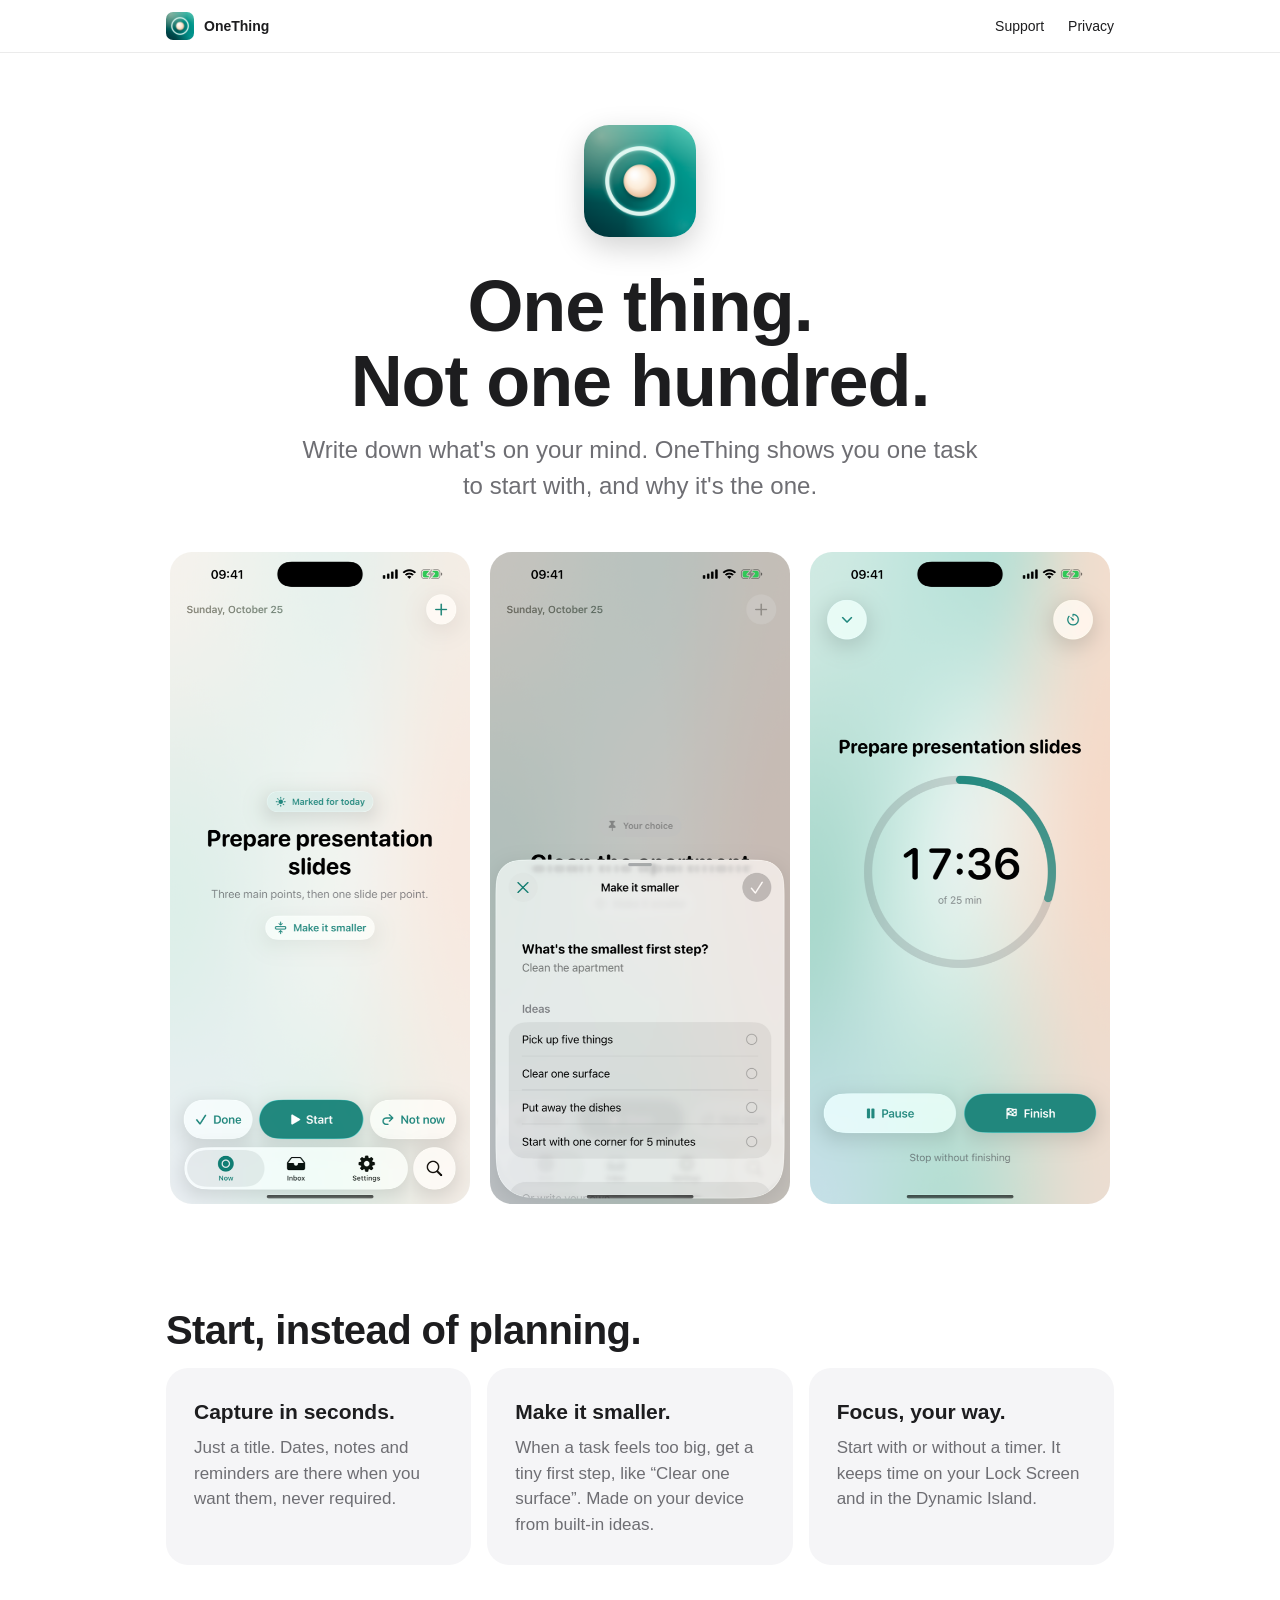
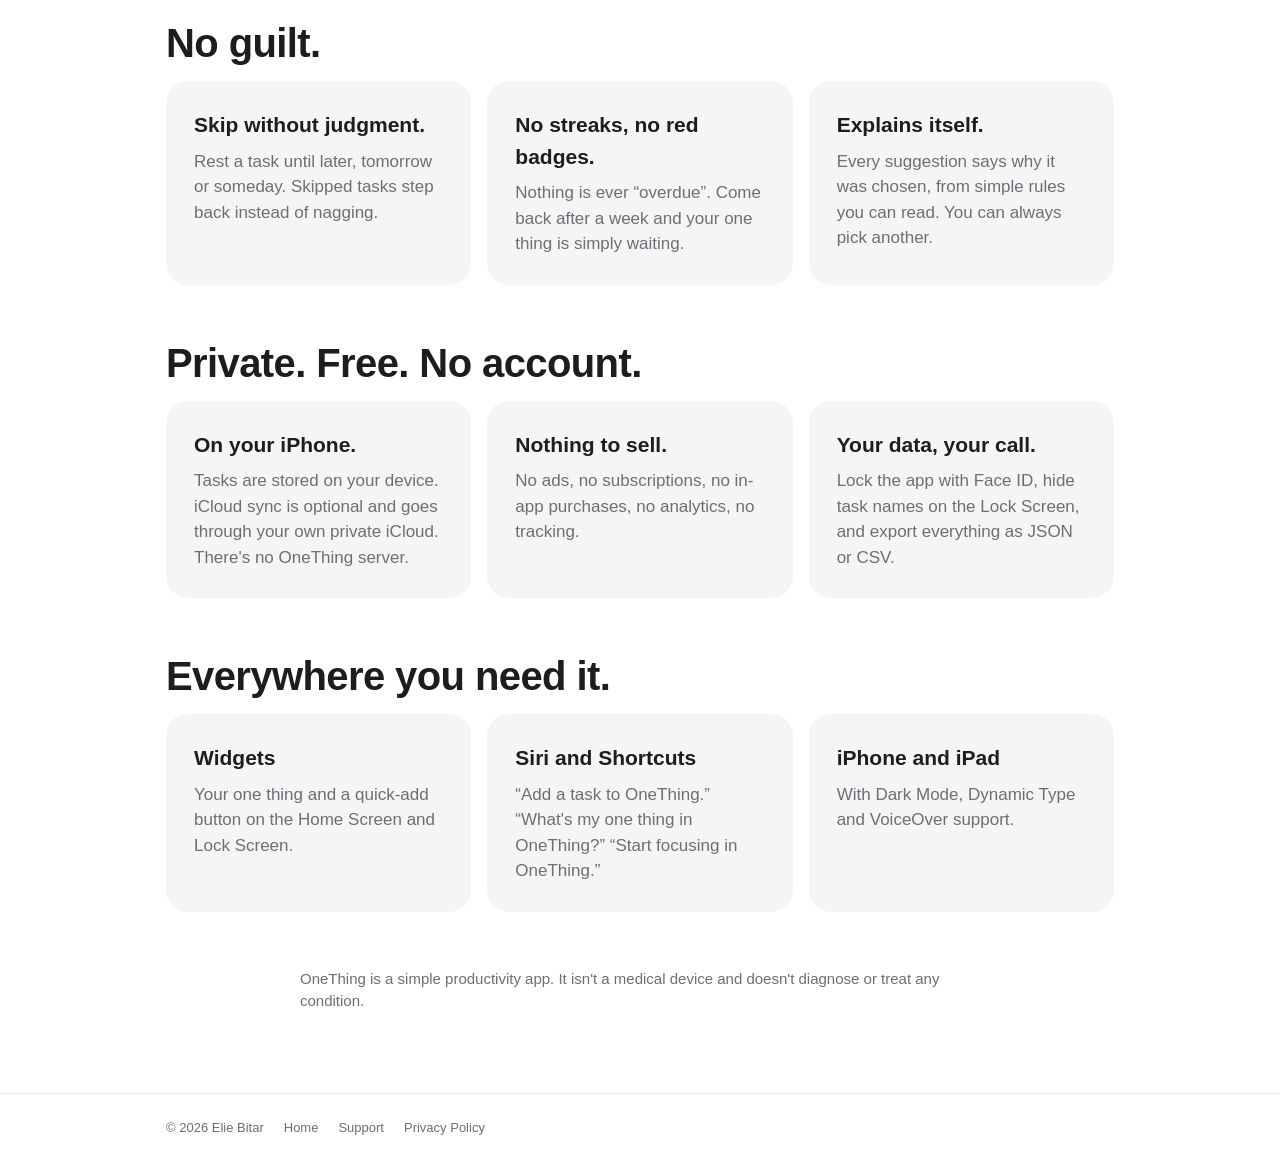
<file: index.html>
<!doctype html>
<html lang="en">
<head>
<meta charset="utf-8">
<meta name="viewport" content="width=device-width, initial-scale=1">
<title>OneThing: One Task at a Time</title>
<meta name="description" content="OneThing shows you one task at a time, so you can stop managing a list and start. Free, private, no account.">
<link rel="icon" href="icon.png">
<link rel="stylesheet" href="style.css">
</head>
<body>
<nav><div class="inner">
  <a class="brand" href="./"><img src="icon.png" alt="">OneThing</a>
  <a href="support.html">Support</a>
  <a href="privacy.html">Privacy</a>
</div></nav>
<main>
  <section class="hero">
    <img class="icon" src="icon.png" alt="OneThing app icon">
    <h1>One thing.<br>Not one hundred.</h1>
    <p class="lead">Write down what's on your mind. OneThing shows you one task to start with, and why it's the one.</p>
    <div class="shots">
      <img src="shot-1.png" alt="The Now screen showing one task, marked for today, with Done, Start and Not now">
      <img src="shot-3.png" alt="Make it smaller, suggesting tiny first steps for cleaning the apartment">
      <img src="shot-4.png" alt="A focus session with a 25-minute timer">
    </div>
  </section>

  <h2>Start, instead of planning.</h2>
  <div class="grid">
    <div class="card"><h3>Capture in seconds.</h3><p>Just a title. Dates, notes and reminders are there when you want them, never required.</p></div>
    <div class="card"><h3>Make it smaller.</h3><p>When a task feels too big, get a tiny first step, like “Clear one surface”. Made on your device from built-in ideas.</p></div>
    <div class="card"><h3>Focus, your way.</h3><p>Start with or without a timer. It keeps time on your Lock Screen and in the Dynamic Island.</p></div>
  </div>

  <h2>No guilt.</h2>
  <div class="grid">
    <div class="card"><h3>Skip without judgment.</h3><p>Rest a task until later, tomorrow or someday. Skipped tasks step back instead of nagging.</p></div>
    <div class="card"><h3>No streaks, no red badges.</h3><p>Nothing is ever “overdue”. Come back after a week and your one thing is simply waiting.</p></div>
    <div class="card"><h3>Explains itself.</h3><p>Every suggestion says why it was chosen, from simple rules you can read. You can always pick another.</p></div>
  </div>

  <h2>Private. Free. No account.</h2>
  <div class="grid">
    <div class="card"><h3>On your iPhone.</h3><p>Tasks are stored on your device. iCloud sync is optional and goes through your own private iCloud. There's no OneThing server.</p></div>
    <div class="card"><h3>Nothing to sell.</h3><p>No ads, no subscriptions, no in-app purchases, no analytics, no tracking.</p></div>
    <div class="card"><h3>Your data, your call.</h3><p>Lock the app with Face ID, hide task names on the Lock Screen, and export everything as JSON or CSV.</p></div>
  </div>

  <h2>Everywhere you need it.</h2>
  <div class="grid">
    <div class="card"><h3>Widgets</h3><p>Your one thing and a quick-add button on the Home Screen and Lock Screen.</p></div>
    <div class="card"><h3>Siri and Shortcuts</h3><p>“Add a task to OneThing.” “What's my one thing in OneThing?” “Start focusing in OneThing.”</p></div>
    <div class="card"><h3>iPhone and iPad</h3><p>With Dark Mode, Dynamic Type and VoiceOver support.</p></div>
  </div>

  <p class="lead" style="margin-top:56px;font-size:15px">OneThing is a simple productivity app. It isn't a medical device and doesn't diagnose or treat any condition.</p>
</main>
<footer><div class="inner">
  <span>© 2026 Elie Bitar</span>
  <a href="./">Home</a>
  <a href="support.html">Support</a>
  <a href="privacy.html">Privacy Policy</a>
</div></footer>
</body>
</html>
</file>
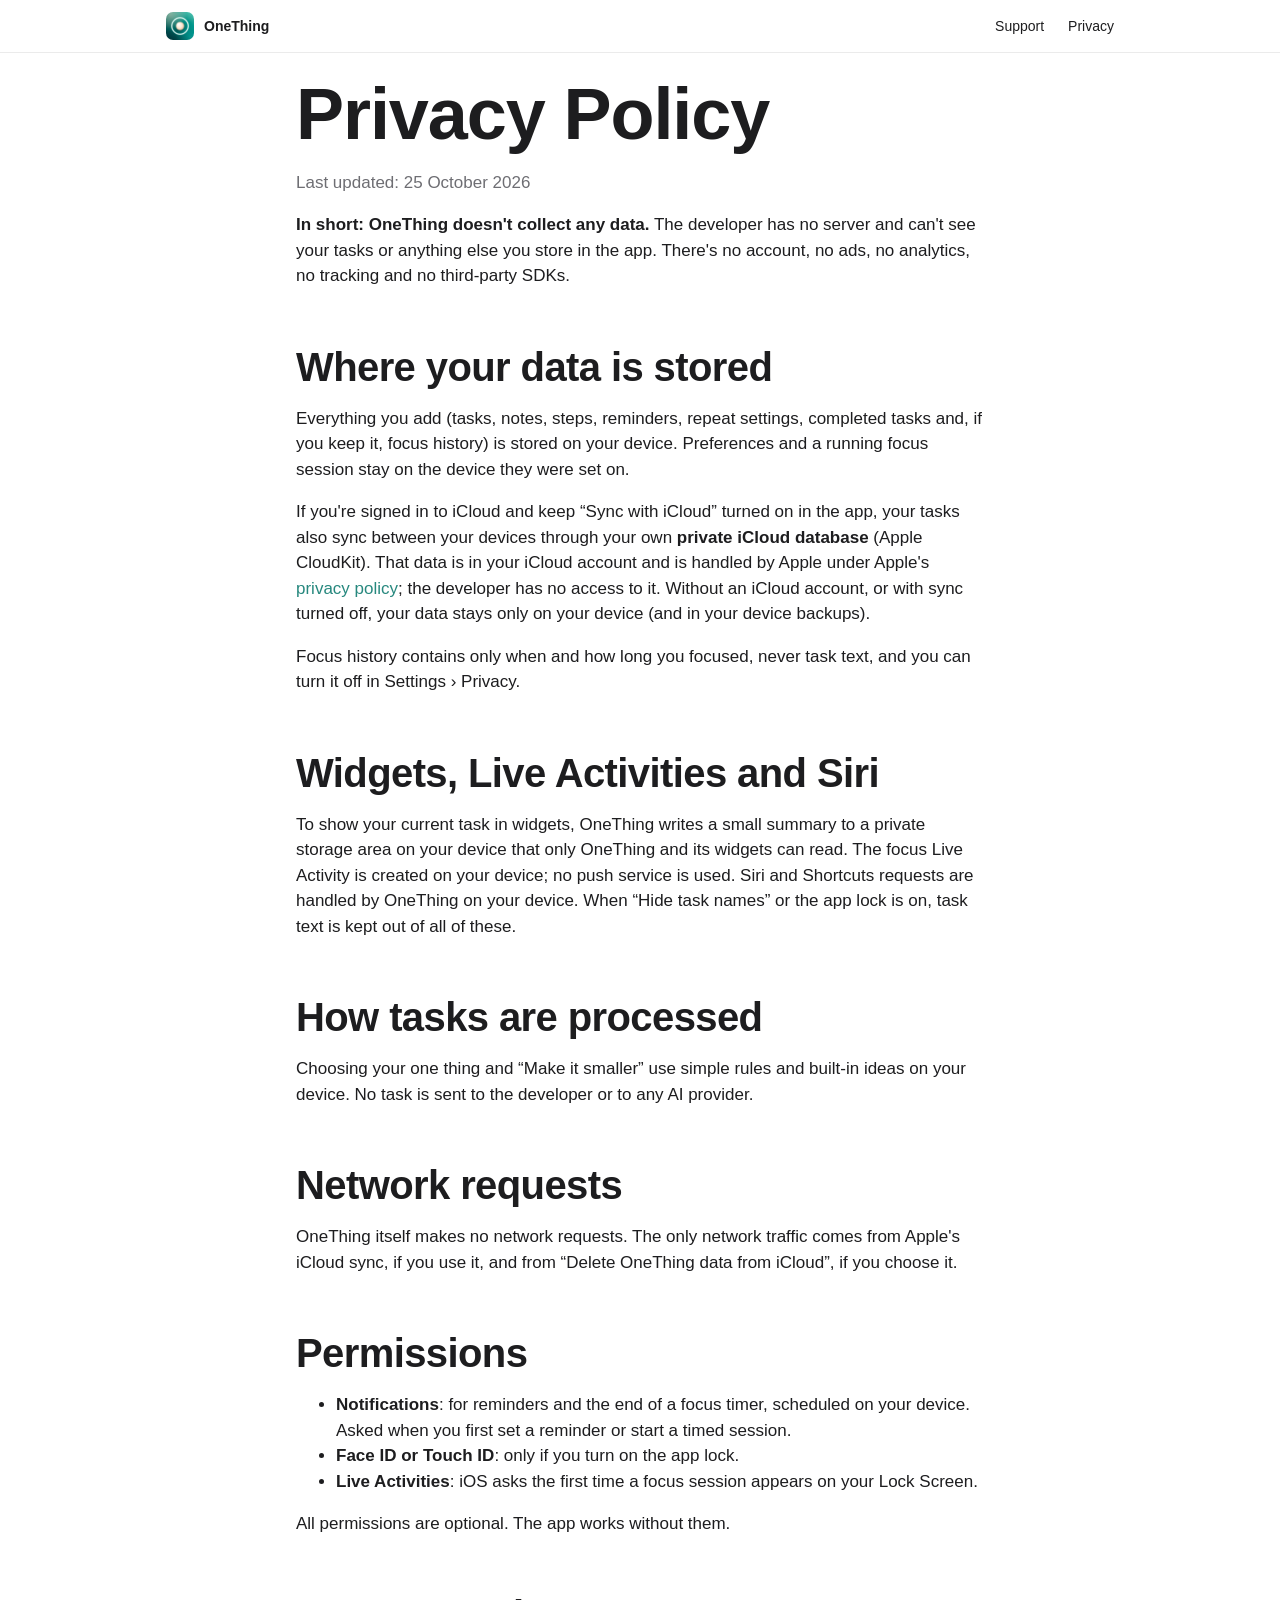
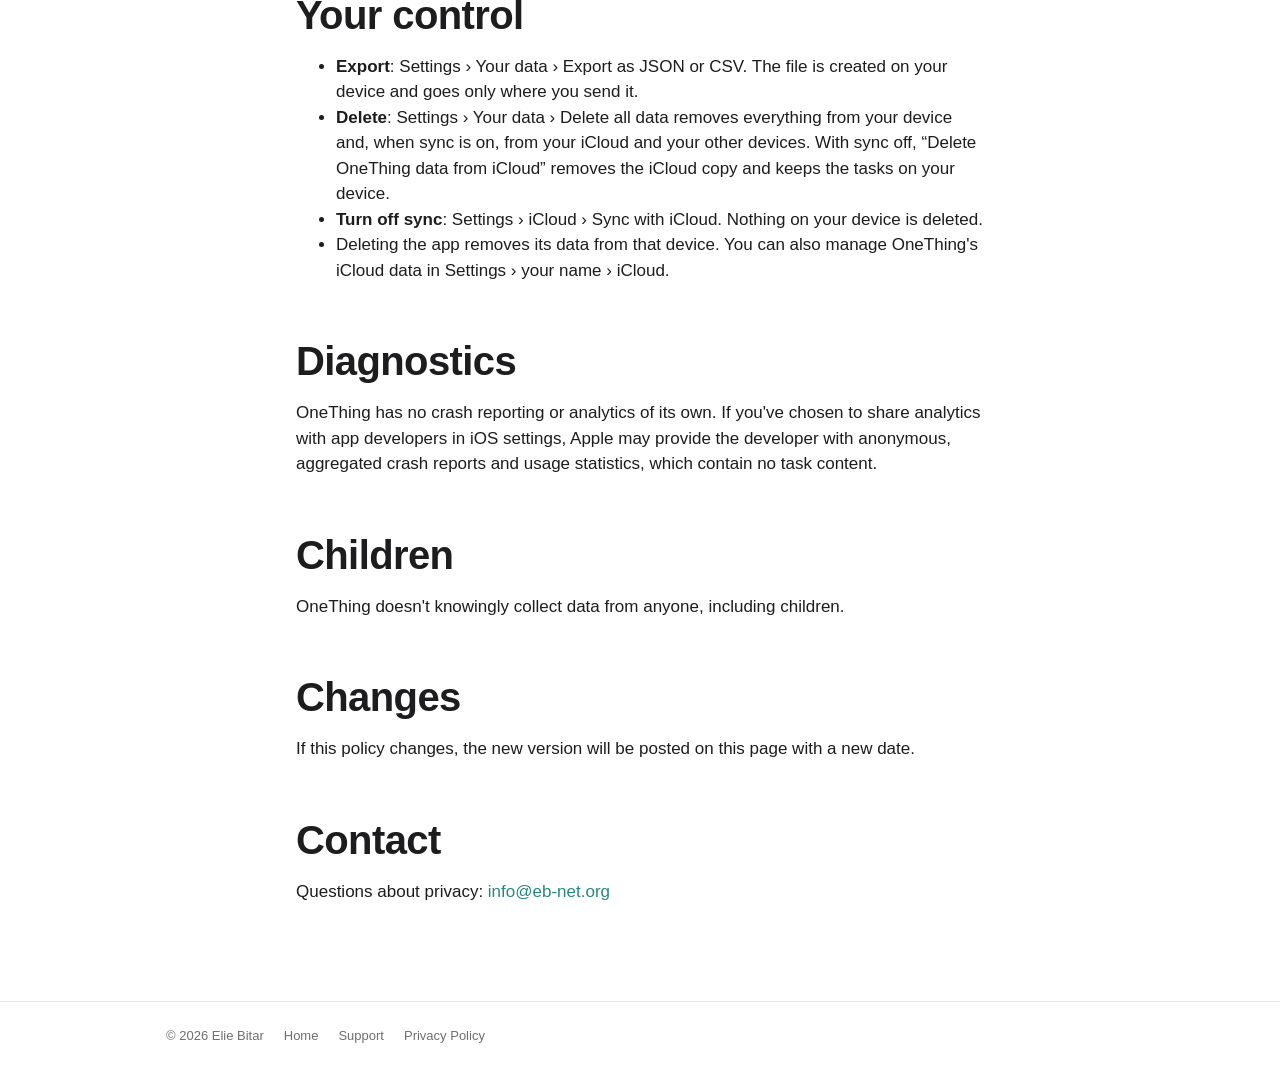
<file: privacy.html>
<!doctype html>
<html lang="en">
<head>
<meta charset="utf-8">
<meta name="viewport" content="width=device-width, initial-scale=1">
<title>OneThing Privacy Policy</title>
<meta name="description" content="OneThing doesn't collect any data. No account, no servers, no analytics, no tracking.">
<link rel="icon" href="icon.png">
<link rel="stylesheet" href="style.css">
</head>
<body>
<nav><div class="inner">
  <a class="brand" href="./"><img src="icon.png" alt="">OneThing</a>
  <a href="support.html">Support</a>
  <a href="privacy.html">Privacy</a>
</div></nav>
<main class="prose">
  <h1>Privacy Policy</h1>
  <p class="muted">Last updated: 25 October 2026</p>

  <p><strong>In short: OneThing doesn't collect any data.</strong> The developer has no server and can't see your tasks or anything else you store in the app. There's no account, no ads, no analytics, no tracking and no third-party SDKs.</p>

  <h2>Where your data is stored</h2>
  <p>Everything you add (tasks, notes, steps, reminders, repeat settings, completed tasks and, if you keep it, focus history) is stored on your device. Preferences and a running focus session stay on the device they were set on.</p>
  <p>If you're signed in to iCloud and keep “Sync with iCloud” turned on in the app, your tasks also sync between your devices through your own <strong>private iCloud database</strong> (Apple CloudKit). That data is in your iCloud account and is handled by Apple under Apple's <a href="https://www.apple.com/legal/privacy/">privacy policy</a>; the developer has no access to it. Without an iCloud account, or with sync turned off, your data stays only on your device (and in your device backups).</p>
  <p>Focus history contains only when and how long you focused, never task text, and you can turn it off in Settings › Privacy.</p>

  <h2>Widgets, Live Activities and Siri</h2>
  <p>To show your current task in widgets, OneThing writes a small summary to a private storage area on your device that only OneThing and its widgets can read. The focus Live Activity is created on your device; no push service is used. Siri and Shortcuts requests are handled by OneThing on your device. When “Hide task names” or the app lock is on, task text is kept out of all of these.</p>

  <h2>How tasks are processed</h2>
  <p>Choosing your one thing and “Make it smaller” use simple rules and built-in ideas on your device. No task is sent to the developer or to any AI provider.</p>

  <h2>Network requests</h2>
  <p>OneThing itself makes no network requests. The only network traffic comes from Apple's iCloud sync, if you use it, and from “Delete OneThing data from iCloud”, if you choose it.</p>

  <h2>Permissions</h2>
  <ul>
    <li><strong>Notifications</strong>: for reminders and the end of a focus timer, scheduled on your device. Asked when you first set a reminder or start a timed session.</li>
    <li><strong>Face ID or Touch ID</strong>: only if you turn on the app lock.</li>
    <li><strong>Live Activities</strong>: iOS asks the first time a focus session appears on your Lock Screen.</li>
  </ul>
  <p>All permissions are optional. The app works without them.</p>

  <h2>Your control</h2>
  <ul>
    <li><strong>Export</strong>: Settings › Your data › Export as JSON or CSV. The file is created on your device and goes only where you send it.</li>
    <li><strong>Delete</strong>: Settings › Your data › Delete all data removes everything from your device and, when sync is on, from your iCloud and your other devices. With sync off, “Delete OneThing data from iCloud” removes the iCloud copy and keeps the tasks on your device.</li>
    <li><strong>Turn off sync</strong>: Settings › iCloud › Sync with iCloud. Nothing on your device is deleted.</li>
    <li>Deleting the app removes its data from that device. You can also manage OneThing's iCloud data in Settings › your name › iCloud.</li>
  </ul>

  <h2>Diagnostics</h2>
  <p>OneThing has no crash reporting or analytics of its own. If you've chosen to share analytics with app developers in iOS settings, Apple may provide the developer with anonymous, aggregated crash reports and usage statistics, which contain no task content.</p>

  <h2>Children</h2>
  <p>OneThing doesn't knowingly collect data from anyone, including children.</p>

  <h2>Changes</h2>
  <p>If this policy changes, the new version will be posted on this page with a new date.</p>

  <h2>Contact</h2>
  <p>Questions about privacy: <a href="mailto:info@eb-net.org">info@eb-net.org</a></p>
</main>
<footer><div class="inner">
  <span>© 2026 Elie Bitar</span>
  <a href="./">Home</a>
  <a href="support.html">Support</a>
  <a href="privacy.html">Privacy Policy</a>
</div></footer>
</body>
</html>
</file>
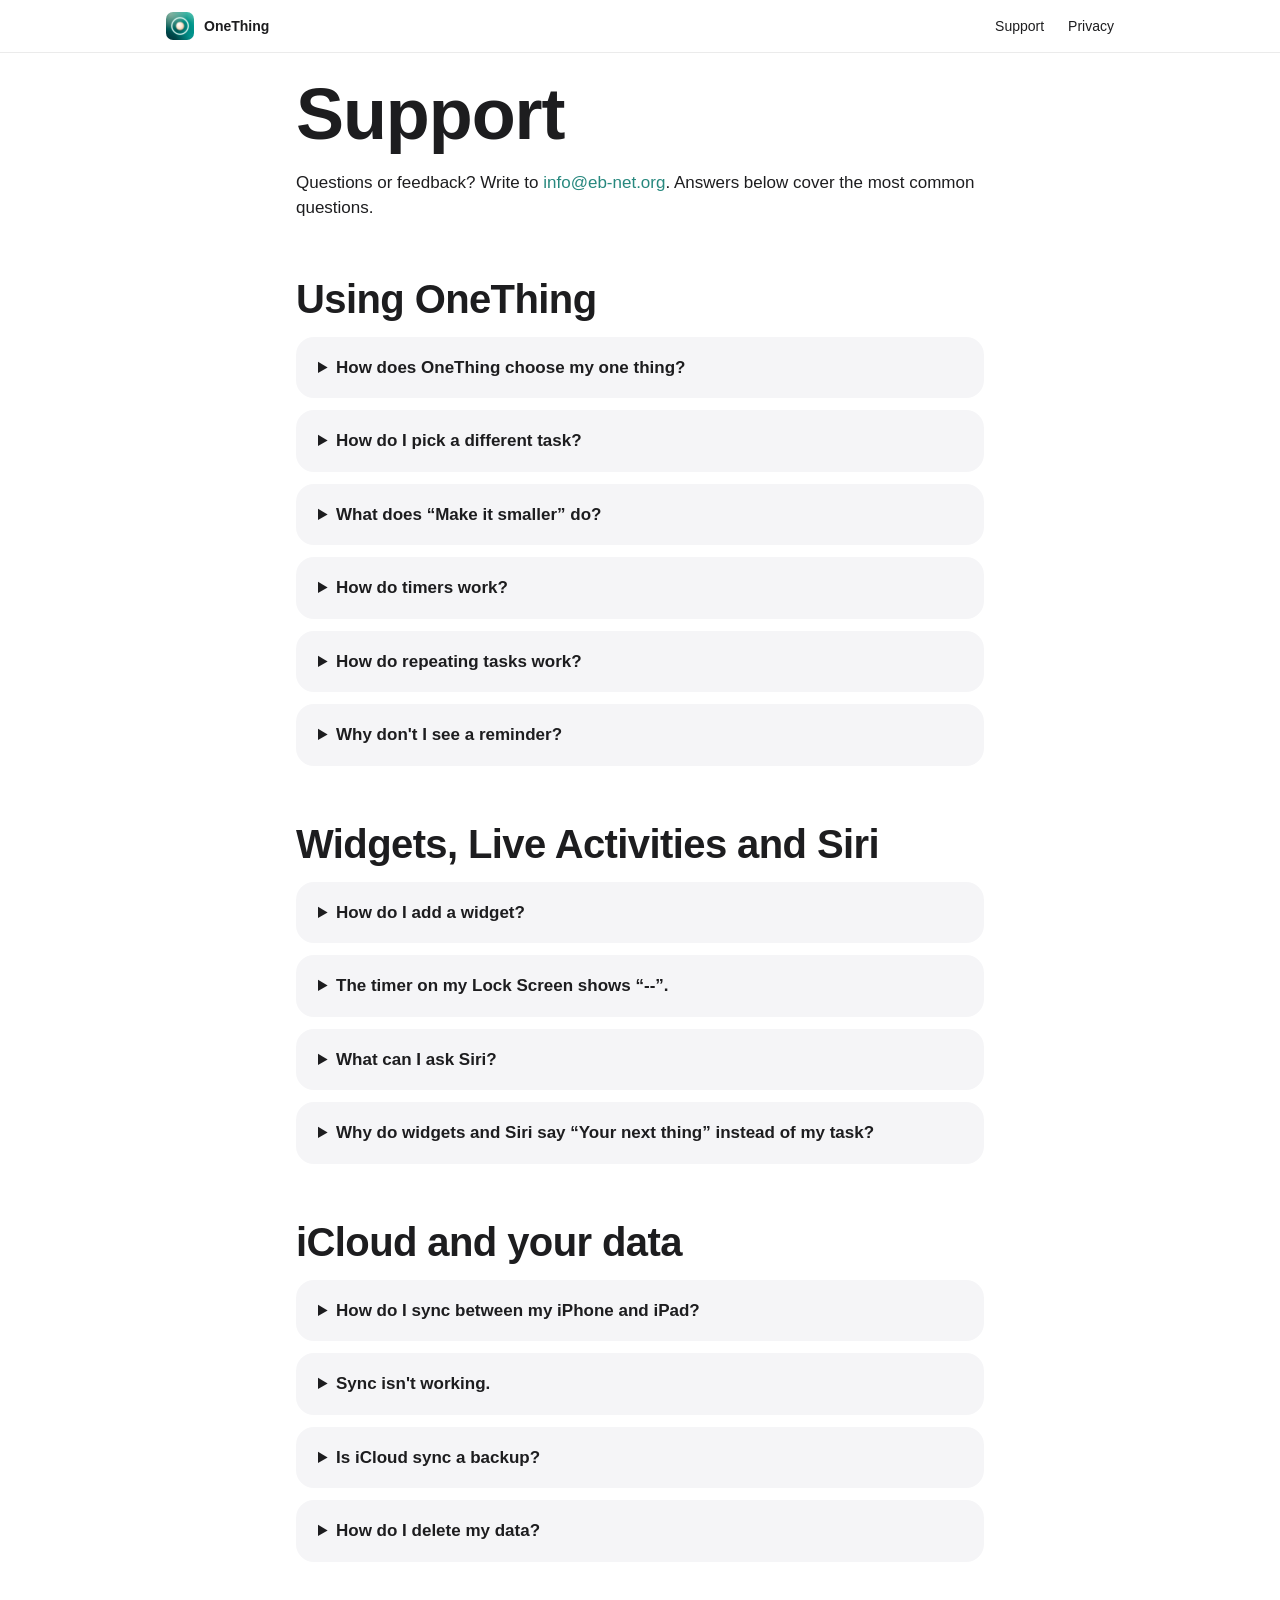
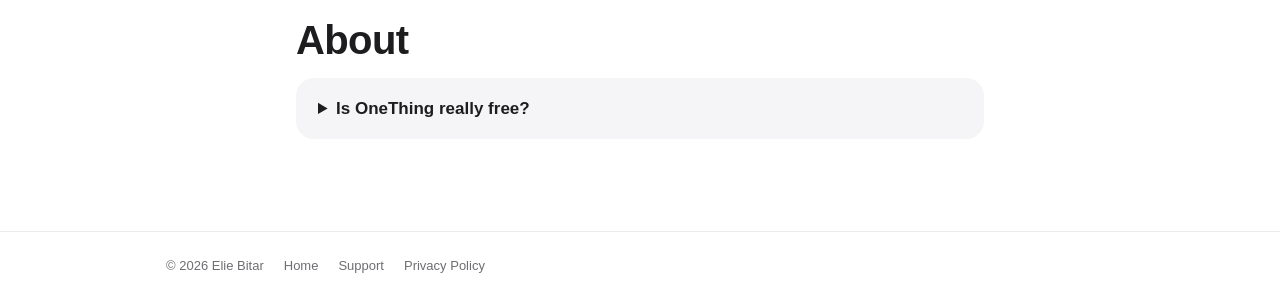
<file: support.html>
<!doctype html>
<html lang="en">
<head>
<meta charset="utf-8">
<meta name="viewport" content="width=device-width, initial-scale=1">
<title>OneThing Support</title>
<meta name="description" content="Help with OneThing: tasks, focus sessions, iCloud sync, widgets, Siri, privacy and your data.">
<link rel="icon" href="icon.png">
<link rel="stylesheet" href="style.css">
</head>
<body>
<nav><div class="inner">
  <a class="brand" href="./"><img src="icon.png" alt="">OneThing</a>
  <a href="support.html">Support</a>
  <a href="privacy.html">Privacy</a>
</div></nav>
<main class="prose">
  <h1>Support</h1>
  <p>Questions or feedback? Write to <a href="mailto:info@eb-net.org">info@eb-net.org</a>. Answers below cover the most common questions.</p>

  <h2>Using OneThing</h2>
  <details><summary>How does OneThing choose my one thing?</summary>
    <p>In this order: a task you picked yourself, then tasks marked for Today, then tasks with a date in the next two days, then tasks marked Important, then your inbox order (drag to reorder). Tasks you skipped wait 12 hours, and resting tasks (snoozed or Someday) aren't suggested until they're ready. Tap the label above the task to see why it was chosen. You can turn suggestions off in Settings › Choosing.</p></details>
  <details><summary>How do I pick a different task?</summary>
    <p>Tap Not now › Choose something else, or open the Inbox, touch and hold a task, and choose “Make it my one thing”.</p></details>
  <details><summary>What does “Make it smaller” do?</summary>
    <p>It suggests a tiny first step for the task, from ideas built into the app, on your device. Pick one or write your own. It becomes a step of the task and shows on Now until you finish it. Your original task stays as it is.</p></details>
  <details><summary>How do timers work?</summary>
    <p>Tap Start for a session without a timer, or touch and hold Start to pick 5, 10, 15 or 25 minutes. You can also set a default in Settings › Focus. The time is kept from timestamps, so it stays right if you leave the app or restart your iPhone. Finishing a session asks whether the task is done; it never marks it done on its own unless you turn that on.</p></details>
  <details><summary>How do repeating tasks work?</summary>
    <p>A repeating task is one task that comes back. When you finish it, it rests until the next day it repeats. Missed days don't pile up as duplicates.</p></details>
  <details><summary>Why don't I see a reminder?</summary>
    <p>OneThing asks to send notifications only when you turn on a reminder or start a timed session. If you said no, turn them on in Settings › Notifications › OneThing.</p></details>

  <h2>Widgets, Live Activities and Siri</h2>
  <details><summary>How do I add a widget?</summary>
    <p>Touch and hold the Home Screen or Lock Screen, tap Edit › Add Widget, and search for OneThing. “Your One Thing” shows the current task or focus timer; “Add a Task” opens quick capture.</p></details>
  <details><summary>The timer on my Lock Screen shows “--”.</summary>
    <p>On a locked iPhone, iOS hides the seconds of timers until you unlock. The session keeps running normally. You can turn the Lock Screen timer off in Settings › Focus › Show on Lock Screen.</p></details>
  <details><summary>What can I ask Siri?</summary>
    <p>“Add a task to OneThing”, “What's my one thing in OneThing”, “Start focusing in OneThing”, “Mark my one thing done in OneThing” and “Skip my task in OneThing”. All of them also appear in the Shortcuts app.</p></details>
  <details><summary>Why do widgets and Siri say “Your next thing” instead of my task?</summary>
    <p>When “Hide task names” or the app lock is on, OneThing keeps task text off widgets, the Lock Screen and Siri's answers.</p></details>

  <h2>iCloud and your data</h2>
  <details><summary>How do I sync between my iPhone and iPad?</summary>
    <p>Sign in to the same Apple Account on both devices and keep Settings › iCloud › Sync with iCloud turned on in OneThing. Changes made offline sync when you're back online. Turning sync on or off applies the next time you open the app.</p></details>
  <details><summary>Sync isn't working.</summary>
    <p>Check that you're signed in to iCloud, that OneThing is allowed under Settings › your name › iCloud, and that you have iCloud storage left. OneThing's Settings › iCloud shows the current status. Your tasks always stay on your device, so nothing is lost while sync waits.</p></details>
  <details><summary>Is iCloud sync a backup?</summary>
    <p>No. Sync mirrors changes, including deletions, to your other devices. To keep your own copy, use Settings › Your data › Export as JSON now and then. You can import that file again later.</p></details>
  <details><summary>How do I delete my data?</summary>
    <p>Settings › Your data has options to delete completed tasks, reset preferences, or delete all data. With sync on, deleting all data removes it from your other devices too. With sync off, you can separately delete OneThing's data from iCloud. Deleting the app removes its data from that device.</p></details>

  <h2>About</h2>
  <details><summary>Is OneThing really free?</summary>
    <p>Yes. No subscriptions, no in-app purchases and no ads. There's no account and no server to pay for.</p></details>
</main>
<footer><div class="inner">
  <span>© 2026 Elie Bitar</span>
  <a href="./">Home</a>
  <a href="support.html">Support</a>
  <a href="privacy.html">Privacy Policy</a>
</div></footer>
</body>
</html>
</file>
<file: style.css>
:root {
  --bg: #ffffff;
  --text: #1d1d1f;
  --muted: #6e6e73;
  --card: #f5f5f7;
  --accent: #27887e;
  --nav: rgba(255, 255, 255, 0.72);
  --line: rgba(0, 0, 0, 0.08);
}
@media (prefers-color-scheme: dark) {
  :root {
    --bg: #000000;
    --text: #f5f5f7;
    --muted: #a1a1a6;
    --card: #1c1c1e;
    --accent: #5cc8bb;
    --nav: rgba(22, 22, 23, 0.72);
    --line: rgba(255, 255, 255, 0.12);
  }
}
* { box-sizing: border-box; }
body {
  margin: 0;
  background: var(--bg);
  color: var(--text);
  font: 17px/1.5 -apple-system, BlinkMacSystemFont, "SF Pro Text", "Helvetica Neue", Helvetica, Arial, sans-serif;
  -webkit-font-smoothing: antialiased;
}
a { color: var(--accent); text-decoration: none; }
a:hover { text-decoration: underline; }
nav {
  position: sticky; top: 0; z-index: 10;
  backdrop-filter: saturate(180%) blur(20px); -webkit-backdrop-filter: saturate(180%) blur(20px);
  background: var(--nav); border-bottom: 1px solid var(--line);
}
nav .inner { max-width: 980px; margin: 0 auto; padding: 0 16px; height: 52px; display: flex; align-items: center; gap: 24px; }
nav .brand { display: flex; align-items: center; gap: 10px; font-weight: 600; color: var(--text); margin-right: auto; }
nav .brand img { width: 28px; height: 28px; border-radius: 7px; }
nav a { font-size: 14px; color: var(--text); }
main { max-width: 980px; margin: 0 auto; padding: 0 16px 80px; }
.hero { text-align: center; padding: 72px 0 40px; }
.hero img.icon { width: 112px; height: 112px; border-radius: 25px; box-shadow: 0 10px 30px rgba(0,0,0,0.18); }
h1 { font-size: clamp(40px, 7vw, 72px); line-height: 1.05; font-weight: 700; letter-spacing: -0.015em; margin: 24px 0 12px; }
h2 { font-size: clamp(28px, 4vw, 40px); line-height: 1.1; font-weight: 700; letter-spacing: -0.015em; margin: 56px 0 16px; }
h3 { font-size: 21px; margin: 0 0 8px; }
.lead { font-size: clamp(19px, 2.4vw, 24px); color: var(--muted); max-width: 680px; margin: 0 auto; }
.shots { display: flex; gap: 20px; justify-content: center; margin: 48px 0 8px; flex-wrap: wrap; }
.shots img { width: min(300px, 80vw); border-radius: 22px; }
.grid { display: grid; grid-template-columns: repeat(auto-fit, minmax(260px, 1fr)); gap: 16px; }
.card { background: var(--card); border-radius: 22px; padding: 28px; }
.card p { color: var(--muted); margin: 0; }
.prose { max-width: 720px; }
.prose p, .prose li { color: var(--text); }
.prose .muted { color: var(--muted); }
details { background: var(--card); border-radius: 18px; padding: 18px 22px; margin: 12px 0; }
details summary { font-weight: 600; cursor: pointer; }
details p { color: var(--muted); margin: 12px 0 0; }
footer { border-top: 1px solid var(--line); color: var(--muted); font-size: 13px; }
footer .inner { max-width: 980px; margin: 0 auto; padding: 24px 16px; display: flex; gap: 20px; flex-wrap: wrap; }
footer a { color: var(--muted); }
</file>
